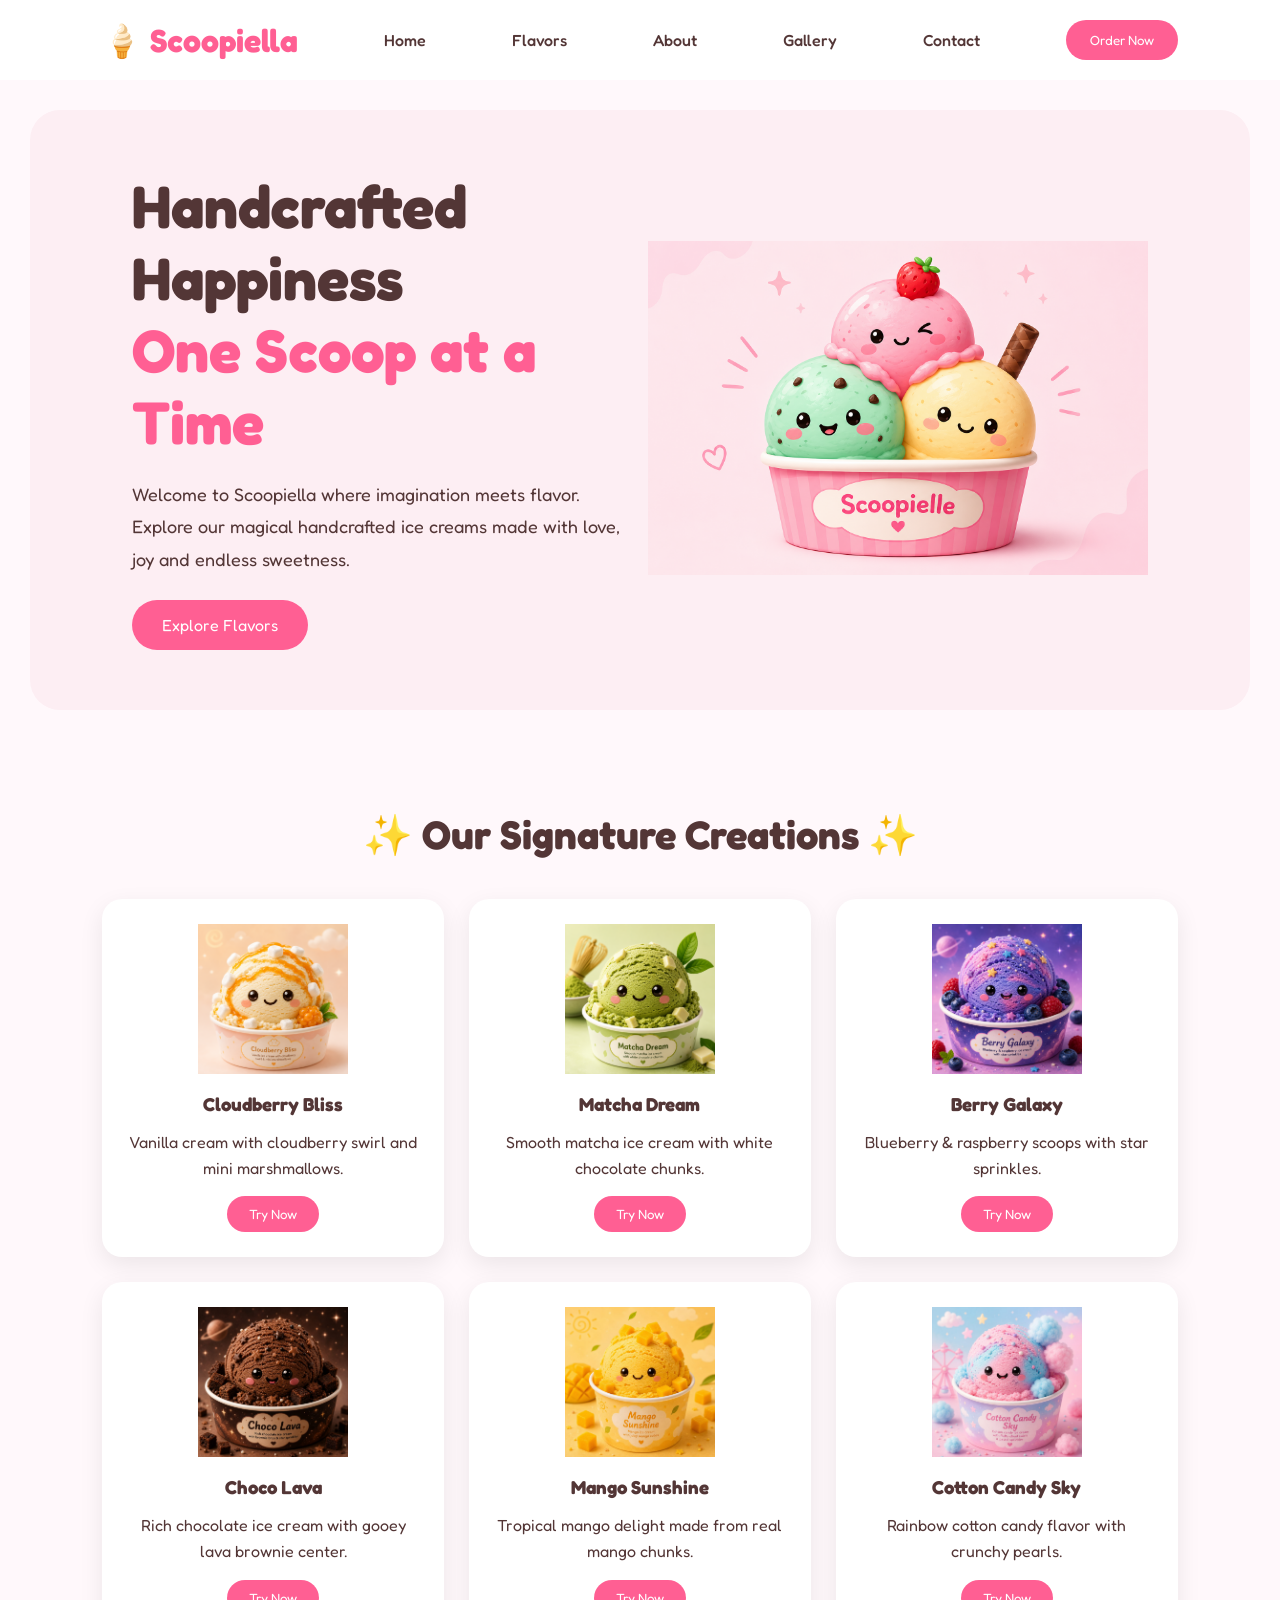
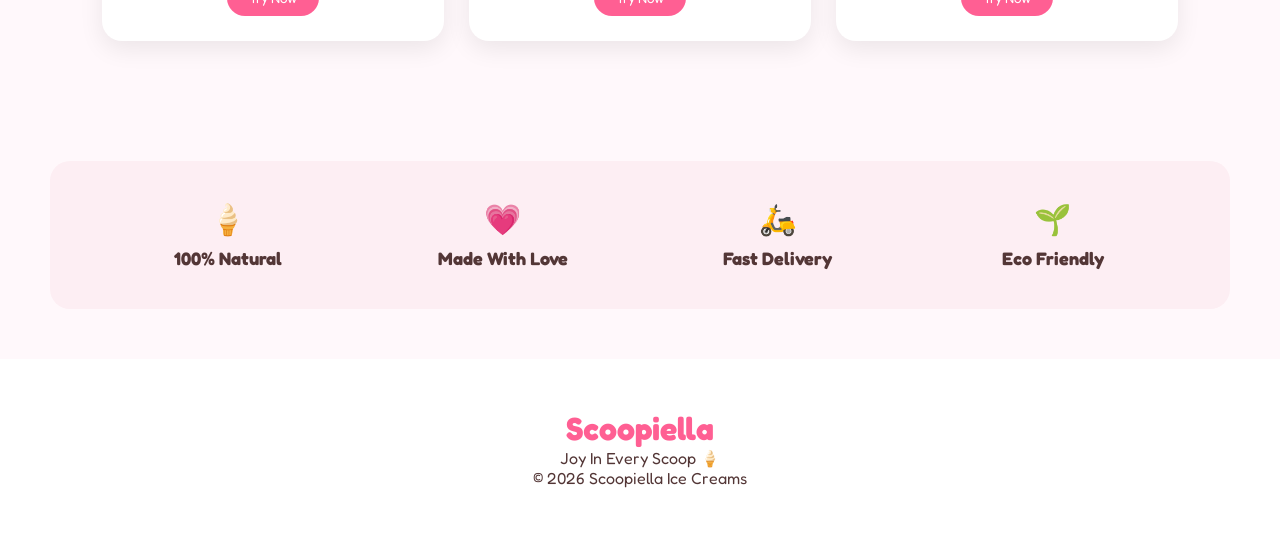
<file: index.html>
<!DOCTYPE html>
<html lang="en">
<head>
<meta charset="UTF-8">
<meta name="viewport" content="width=device-width, initial-scale=1.0">
<title>Scoopiella - Joy In Every Scoop</title>

<link rel="stylesheet" href="style.css">

<link href="https://fonts.googleapis.com/css2?family=Fredoka:wght@400;500;600;700&display=swap" rel="stylesheet">

<link rel="stylesheet"
href="https://cdnjs.cloudflare.com/ajax/libs/font-awesome/6.5.1/css/all.min.css">
</head>

<body>

<nav>

<div class="logo">
🍦 Scoopiella
</div>

<a href="index.html">Home</a>

<a href="flavor.html">Flavors</a>

<a href="about.html">About</a>

<a href="gallery.html">Gallery</a>

<a href="contact.html">Contact</a>
<a href="order.html">
<button class="order-btn">
Order Now
</button>
</a>
</nav>

<section class="hero">

<div class="hero-text">

<h1>
Handcrafted Happiness<br>
<span>One Scoop at a Time</span>
</h1>

<p>
Welcome to Scoopiella where imagination meets flavor.
Explore our magical handcrafted ice creams made with love,
joy and endless sweetness.
</p>
<a href="flavor.html">
<button class="explore-btn">
Explore Flavors
</button>
</a>
</div>

<div class="hero-image">

<img src="images/hero-icecream.png">

</div>

</section>

<section class="signature">

<h2>✨ Our Signature Creations ✨</h2>

<div class="cards">

<div class="card">

<img src="images/flavour1.png">

<h3>Cloudberry Bliss</h3>

<p>
Vanilla cream with cloudberry swirl and mini marshmallows.
</p>
<a href="cloudberry.html"><button>Try Now </button></a>

</div>

<div class="card">

<img src="images/flavour2.png">

<h3>Matcha Dream</h3>

<p>
Smooth matcha ice cream with white chocolate chunks.
</p>

<a href="matcha_dream.html"><button>Try Now </button></a>
</div>

<div class="card">

<img src="images/flavour3.png">

<h3>Berry Galaxy</h3>

<p>
Blueberry & raspberry scoops with star sprinkles.
</p>

<a href="berry_galaxy.html"><button>Try Now</button></a>

</div>

<div class="card">

<img src="images/flavour4.jpeg">

<h3>Choco Lava</h3>

<p>
Rich chocolate ice cream with gooey lava brownie center.
</p>

<a href="choco_lava.html"><button>Try Now</button></a>

</div>

<div class="card">

<img src="images/flavour5.jpeg">

<h3>Mango Sunshine</h3>

<p>
Tropical mango delight made from real mango chunks.
</p>

<a href="mango_sunshine.html"><button>Try Now</button></a>

</div>

<div class="card">

<img src="images/flavour6.jpeg">

<h3>Cotton Candy Sky</h3>

<p>
Rainbow cotton candy flavor with crunchy pearls.
</p>

<a href="cotton_candy.html"><button>Try Now</button></a>

</div>

</div>

</section>

<section class="features">

<div>
🍦
<h3>100% Natural</h3>
</div>

<div>
💗
<h3>Made With Love</h3>
</div>

<div>
🛵
<h3>Fast Delivery</h3>
</div>

<div>
🌱
<h3>Eco Friendly</h3>
</div>

</section>

<footer>

<h3>Scoopiella</h3>

<p>Joy In Every Scoop 🍦</p>

<p>© 2026 Scoopiella Ice Creams</p>

</footer>

<script src="script.js"></script>

</body>
</html>
</file>
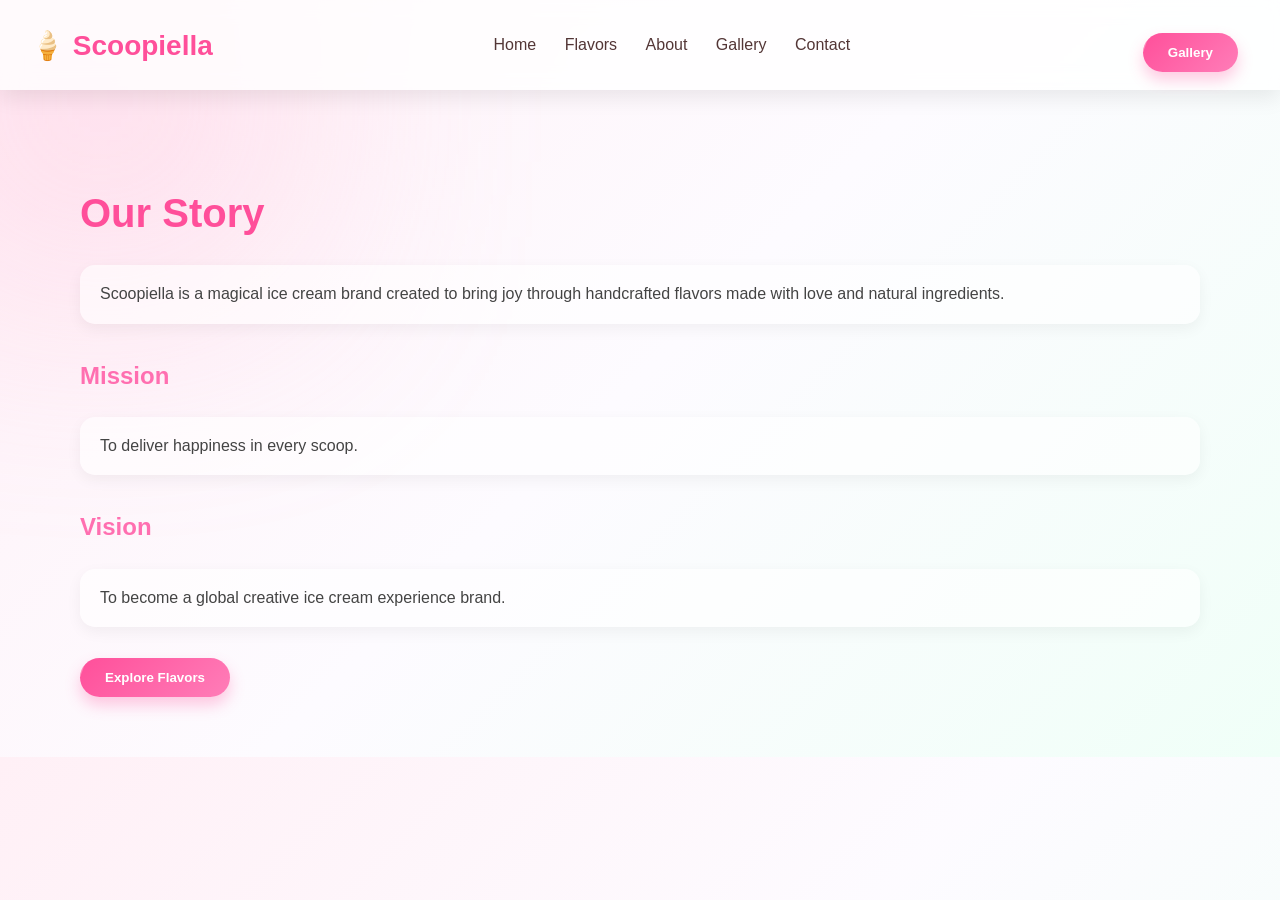
<file: about.html>
<!DOCTYPE html>
<html>
<head>
<title>About | Scoopiella</title>

<style>

/* ====== BASE ====== */
body{
margin:0;
font-family:'Fredoka', sans-serif;
background: linear-gradient(135deg,#fff0f6,#fdfbff,#f0fff8);
color:#444;
overflow-x:hidden;
}

/* floating soft background glow */
body::before{
content:"";
position:fixed;
width:400px;
height:400px;
background:#ffb6d5;
filter:blur(120px);
opacity:0.3;
top:-100px;
left:-100px;
z-index:-1;
animation: floatGlow 8s infinite alternate;
}

@keyframes floatGlow{
from{transform:translate(0,0);}
to{transform:translate(80px,60px);}
}

/* ====== NAV ====== */
nav{
display:flex;
justify-content:space-between;
align-items:center;
padding:18px 30px;
background:rgba(255,255,255,0.8);
backdrop-filter: blur(10px);
box-shadow:0 8px 20px rgba(0,0,0,0.08);
position:sticky;
top:0;
z-index:100;
animation: slideDown 0.8s ease;
}

@keyframes slideDown{
from{transform:translateY(-60px);opacity:0;}
to{transform:translateY(0);opacity:1;}
}

.logo{
color:#ff4f9a;
font-size:28px;
font-weight:bold;
transition:0.3s;
cursor:pointer;
}

.logo:hover{
transform:scale(1.1) rotate(-2deg);
text-shadow:0 5px 15px rgba(255,79,154,0.4);
}

/* NAV LINKS */
nav a{
margin:0 12px;
text-decoration:none;
color:#533636;
position:relative;
transition:0.3s;
}

nav a::after{
content:"";
position:absolute;
left:0;
bottom:-5px;
width:0%;
height:2px;
background:#ff4f9a;
transition:0.3s;
border-radius:10px;
}

nav a:hover{
color:#ff4f9a;
}

nav a:hover::after{
width:100%;
}

/* ===== BUTTON ===== */
button{
background: linear-gradient(135deg,#ff4f9a,#ff7db8);
color:white;
padding:12px 25px;
border:none;
border-radius:30px;
cursor:pointer;
font-weight:bold;
box-shadow:0 8px 15px rgba(255,79,154,0.3);
transition: all 0.3s ease;
position:relative;
overflow:hidden;
}

/* button shine effect */
button::before{
content:"";
position:absolute;
top:0;
left:-100%;
width:100%;
height:100%;
background:rgba(255,255,255,0.3);
transform:skewX(-20deg);
transition:0.5s;
}

button:hover::before{
left:120%;
}

button:hover{
transform:translateY(-3px) scale(1.05);
box-shadow:0 12px 25px rgba(255,79,154,0.4);
}

/* ===== CONTENT ===== */
.container{
padding:60px 80px;
line-height:1.8;
animation: fadeIn 1s ease;
}

@keyframes fadeIn{
from{opacity:0; transform:translateY(20px);}
to{opacity:1; transform:translateY(0);}
}

h1{
color:#ff4f9a;
font-size:40px;
margin-bottom:10px;
}

h2{
color:#ff6fb0;
margin-top:30px;
}

/* paragraphs soft card feel */
p{
background:rgba(255,255,255,0.6);
padding:15px 20px;
border-radius:15px;
box-shadow:0 5px 15px rgba(0,0,0,0.05);
transition:0.3s;
}

p:hover{
transform:scale(1.02);
background:white;
}

/* link button spacing */
a button{
margin-top:15px;
}

</style>
</head>

<body>

<nav>
<div class="logo">🍦 Scoopiella</div>

<div>
<a href="index.html">Home</a>
<a href="flavor.html">Flavors</a>
<a href="about.html">About</a>
<a href="gallery.html">Gallery</a>
<a href="contact.html">Contact</a>
</div>

<a href="gallery.html"><button>Gallery</button></a>
</nav>

<div class="container">

<h1>Our Story</h1>

<p>
Scoopiella is a magical ice cream brand created to bring joy
through handcrafted flavors made with love and natural ingredients.
</p>

<h2>Mission</h2>
<p>To deliver happiness in every scoop.</p>

<h2>Vision</h2>
<p>To become a global creative ice cream experience brand.</p>

<a href="flavor.html"><button>Explore Flavors</button></a>

</div>

</body>
</html>
</file>
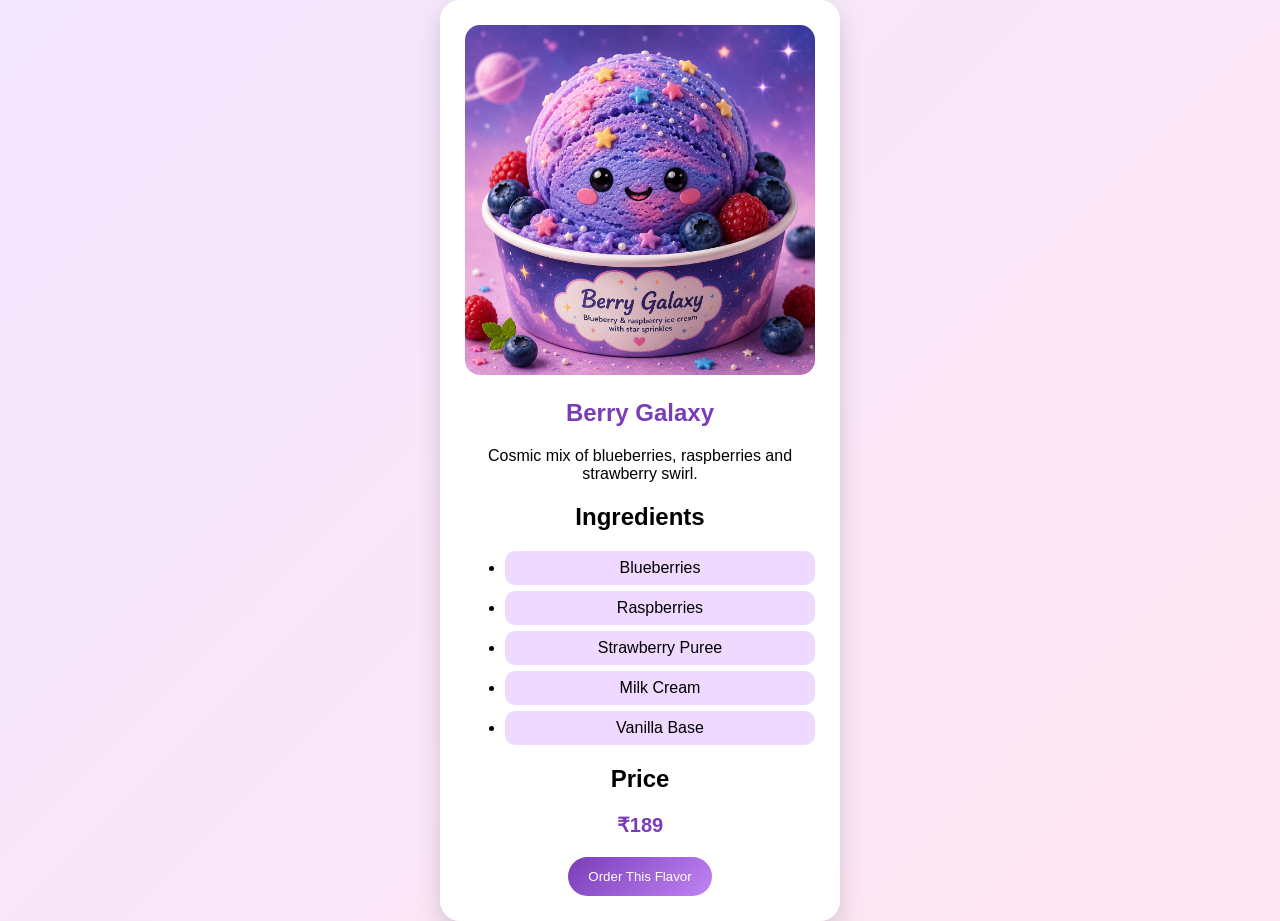
<file: berry_galaxy.html>
<!DOCTYPE html>
<html lang="en">
<head>
<meta charset="UTF-8">
<title>Berry Galaxy</title>

<style>
body {
  margin: 0;
  font-family: "Poppins", Arial, sans-serif;
  background: linear-gradient(135deg, #f3e6ff, #ffe6f0);
  display: flex;
  justify-content: center;
  align-items: center;
  min-height: 100vh;
}

.flavor-page {
  background: white;
  width: 350px;
  padding: 25px;
  border-radius: 20px;
  box-shadow: 0 10px 25px rgba(0,0,0,0.15);
  text-align: center;
}

.flavor-page img {
  width: 100%;
  border-radius: 15px;
}

h1 { color: #7a3db8; }

ul li {
  background: #f0d9ff;
  margin: 6px 0;
  padding: 8px;
  border-radius: 10px;
}

.price {
  font-size: 20px;
  font-weight: bold;
  color: #7a3db8;
}

button {
  background: linear-gradient(135deg, #7a3db8, #c084f5);
  border: none;
  padding: 12px 20px;
  color: white;
  border-radius: 25px;
}
</style>

</head>

<body>

<section class="flavor-page">

<img src="images/flavour3.png">

<h1>Berry Galaxy</h1>

<p>Cosmic mix of blueberries, raspberries and strawberry swirl.</p>

<h2>Ingredients</h2>
<ul>
<li>Blueberries</li>
<li>Raspberries</li>
<li>Strawberry Puree</li>
<li>Milk Cream</li>
<li>Vanilla Base</li>
</ul>

<h2>Price</h2>
<p class="price">₹189</p>

<a href="order.html"><button>Order This Flavor</button></a>

</section>

</body>
</html>
</file>
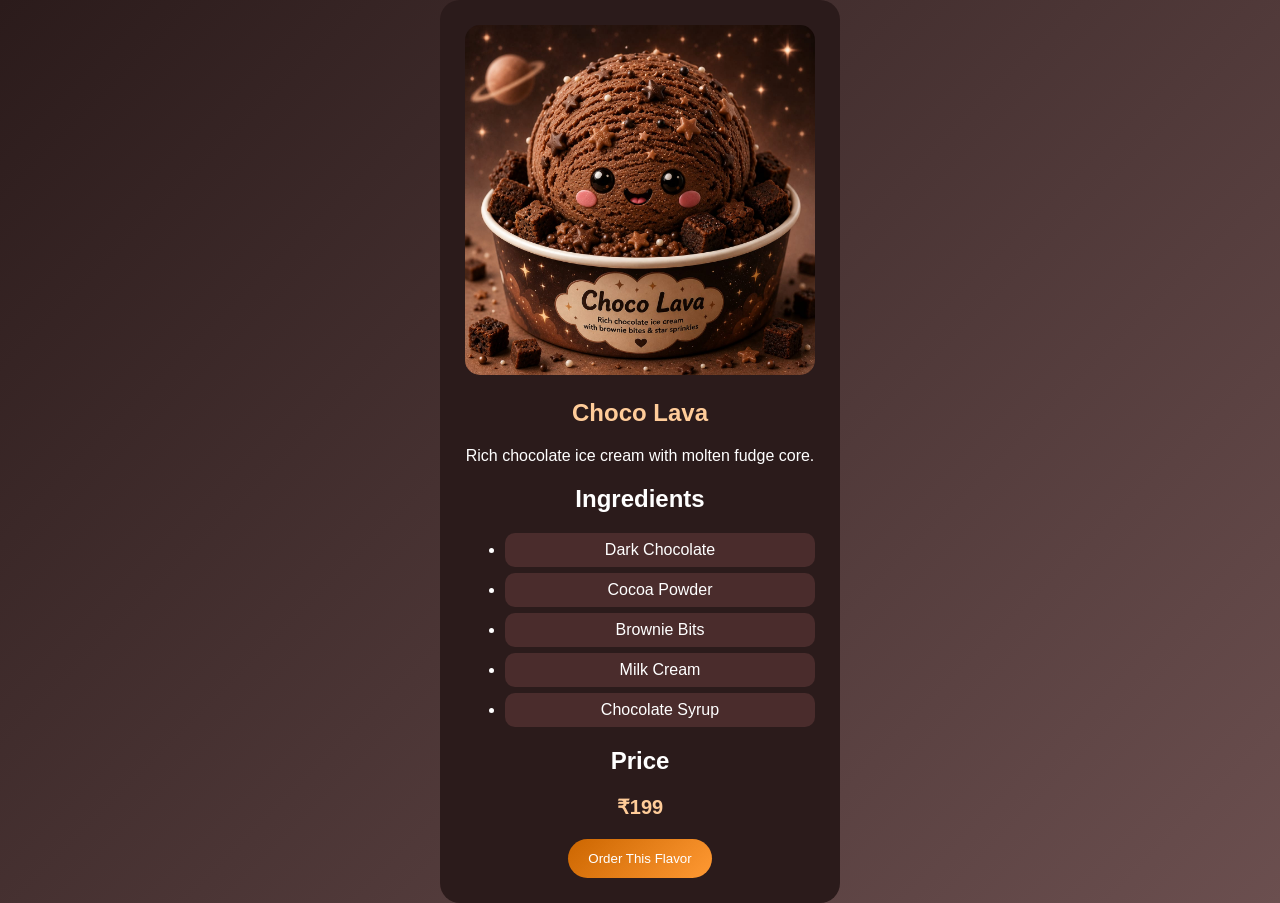
<file: choco_lava.html>
<!DOCTYPE html>
<html lang="en">
<head>
<meta charset="UTF-8">
<title>Choco Lava</title>

<style>
body {
  margin: 0;
  font-family: "Poppins", Arial, sans-serif;
  background: linear-gradient(135deg, #2b1b1b, #6b4f4f);
  display: flex;
  justify-content: center;
  align-items: center;
  min-height: 100vh;
  color: white;
}

.flavor-page {
  background: #2b1b1b;
  width: 350px;
  padding: 25px;
  border-radius: 20px;
  text-align: center;
}

.flavor-page img {
  width: 100%;
  border-radius: 15px;
}

h1 { color: #ffcc99; }

ul li {
  background: #4a2c2c;
  margin: 6px 0;
  padding: 8px;
  border-radius: 10px;
}

.price {
  font-size: 20px;
  font-weight: bold;
  color: #ffcc99;
}

button {
  background: linear-gradient(135deg, #cc6600, #ff9933);
  border: none;
  padding: 12px 20px;
  color: white;
  border-radius: 25px;
}
</style>

</head>

<body>

<section class="flavor-page">

<img src="images/flavour4.jpeg">

<h1>Choco Lava</h1>

<p>Rich chocolate ice cream with molten fudge core.</p>

<h2>Ingredients</h2>
<ul>
<li>Dark Chocolate</li>
<li>Cocoa Powder</li>
<li>Brownie Bits</li>
<li>Milk Cream</li>
<li>Chocolate Syrup</li>
</ul>

<h2>Price</h2>
<p class="price">₹199</p>

<a href="order.html"><button>Order This Flavor</button></a>

</section>

</body>
</html>
</file>
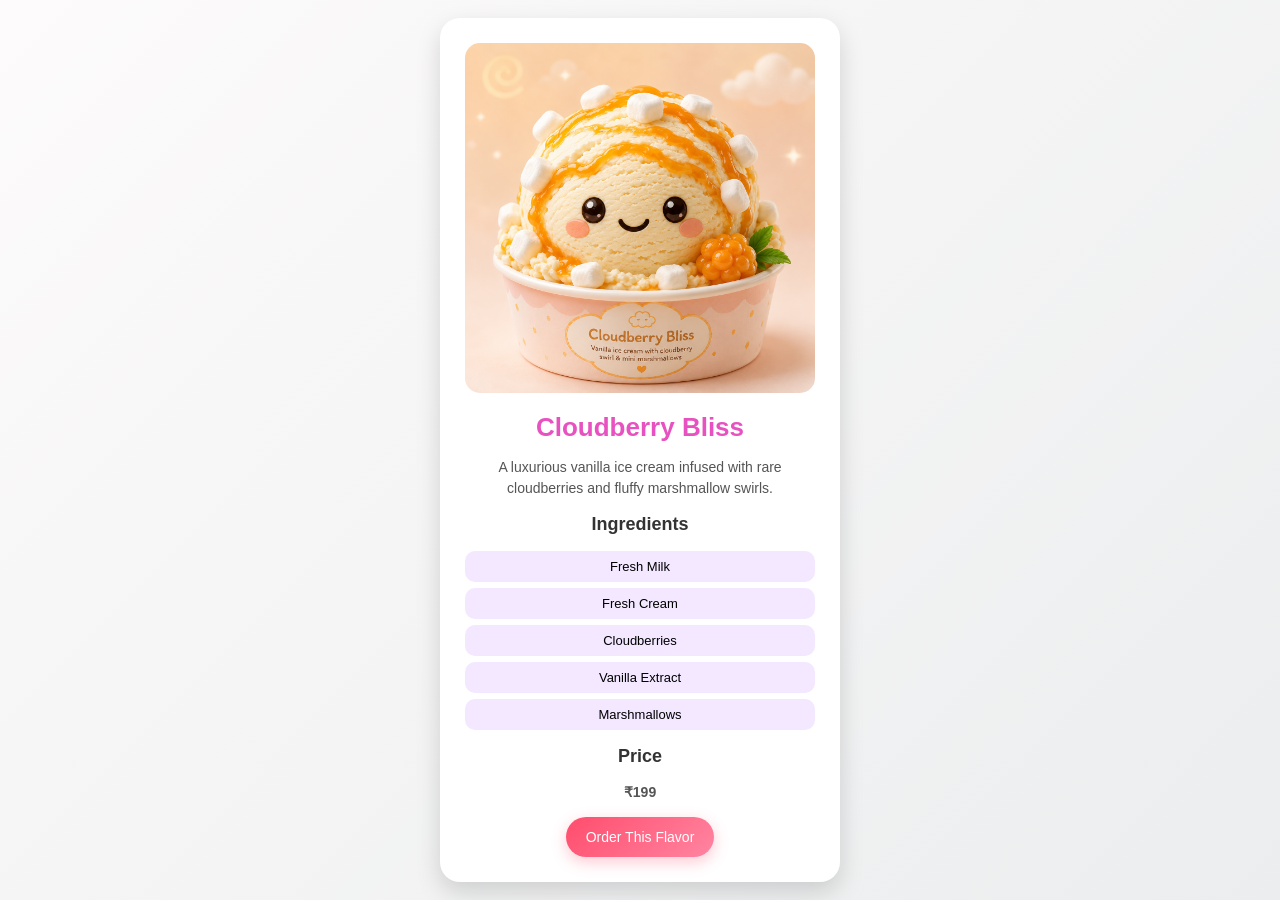
<file: cloudberry.html>
<!DOCTYPE html>
<html lang="en">
<head>
<meta charset="UTF-8">
<title>Cloudberry Bliss</title>

<style>
/* Background */
body {
  margin: 0;
  font-family: "Poppins", Arial, sans-serif;
  background: linear-gradient(135deg, #fdfbfb, #ebedee);
  display: flex;
  justify-content: center;
  align-items: center;
  min-height: 100vh;
}

/* Main Card */
.flavor-page {
  background: white;
  width: 350px;
  padding: 25px;
  border-radius: 20px;
  box-shadow: 0 10px 25px rgba(0,0,0,0.15);
  text-align: center;
  transition: transform 0.3s ease, box-shadow 0.3s ease;
}

/* Hover effect */
.flavor-page:hover {
  transform: translateY(-8px);
  box-shadow: 0 15px 35px rgba(0,0,0,0.25);
}

/* Image */
.flavor-page img {
  width: 100%;
  border-radius: 15px;
  transition: transform 0.4s ease;
}

/* Image hover zoom */
.flavor-page img:hover {
  transform: scale(1.05);
}

/* Title */
.flavor-page h1 {
  font-size: 26px;
  margin: 15px 0 10px;
  color: #e852c0;
}

/* Description */
.flavor-page p {
  font-size: 14px;
  color: #555;
  line-height: 1.5;
}

/* Section heading */
.flavor-page h2 {
  margin-top: 15px;
  font-size: 18px;
  color: #333;
}

/* Ingredients list */
.flavor-page ul {
  list-style: none;
  padding: 0;
}

.flavor-page ul li {
  background: #f3e8ff;
  margin: 6px 0;
  padding: 8px;
  border-radius: 10px;
  font-size: 13px;
  transition: 0.3s;
}

/* Ingredient hover */
.flavor-page ul li:hover {
  background: #e0c3fc;
  transform: scale(1.03);
}

/* Price */
.price {
  font-size: 20px;
  font-weight: bold;
  color: #ff4d6d;
  margin-top: 10px;
}

/* Button */
button {
  background: linear-gradient(135deg, #ff4d6d, #ff85a1);
  border: none;
  padding: 12px 20px;
  color: white;
  font-size: 14px;
  border-radius: 25px;
  cursor: pointer;
  transition: 0.3s ease;
  box-shadow: 0 5px 15px rgba(255, 77, 109, 0.3);
}

/* Button hover */
button:hover {
  transform: scale(1.08);
  box-shadow: 0 8px 20px rgba(255, 77, 109, 0.5);
}

/* Link reset */
a {
  text-decoration: none;
}
</style>

</head>

<body>

<section class="flavor-page">

<img src="images/flavour1.png" alt="Cloudberry Bliss">

<h1>Cloudberry Bliss</h1>

<p>
A luxurious vanilla ice cream infused with rare cloudberries
and fluffy marshmallow swirls.
</p>

<h2>Ingredients</h2>

<ul>
<li>Fresh Milk</li>
<li>Fresh Cream</li>
<li>Cloudberries</li>
<li>Vanilla Extract</li>
<li>Marshmallows</li>
</ul>

<h2>Price</h2>

<p class="price">₹199</p>

<a href="order.html">
<button>Order This Flavor</button>
</a>

</section>

</body>
</html>
</file>
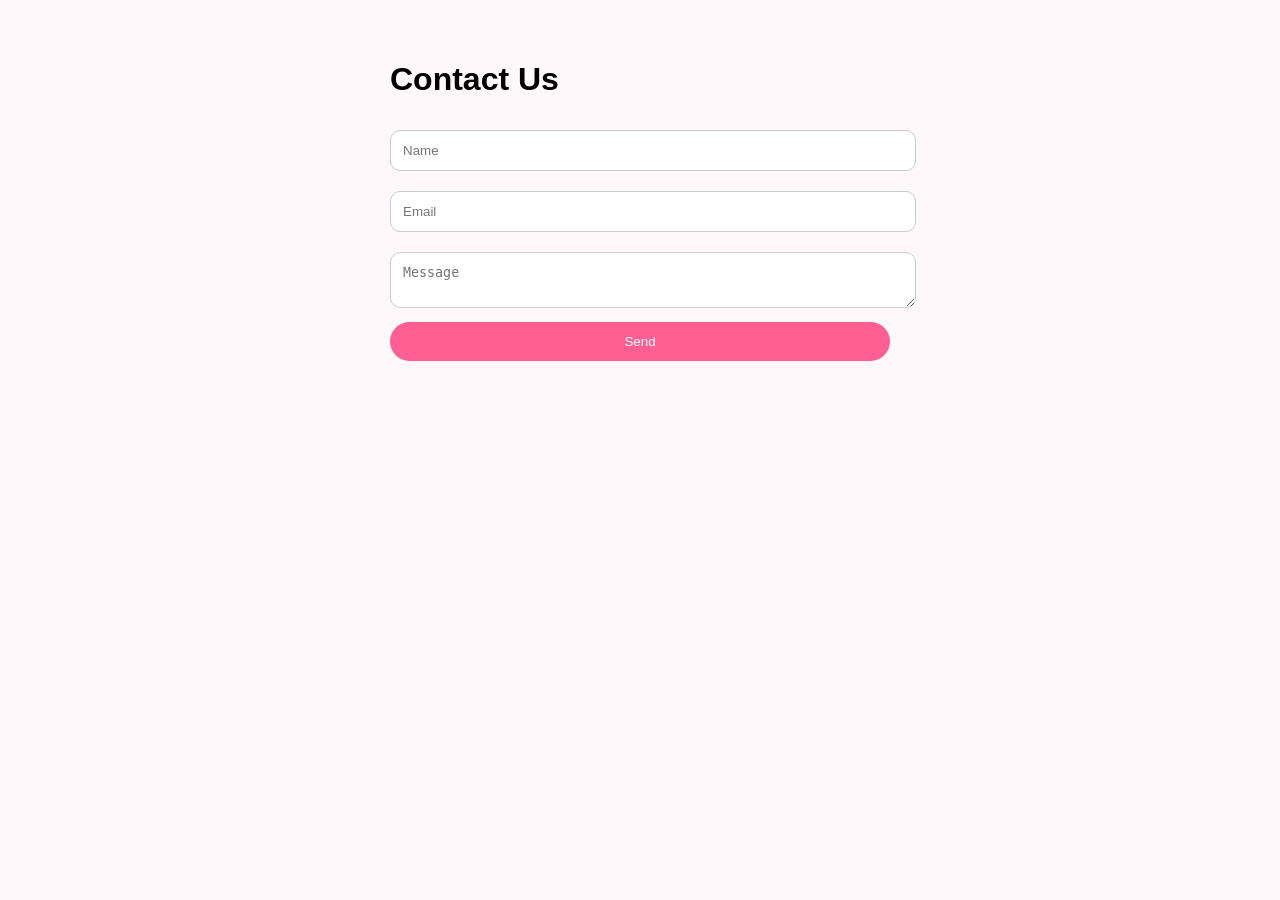
<file: contact.html>
<!DOCTYPE html>
<html>
<head>
<title>Contact</title>

<style>

body{
margin:0;
font-family:Arial;
background:#fff8fb;
}

.container{
padding:40px;
max-width:500px;
margin:auto;
}

input,textarea{
width:100%;
padding:12px;
margin:10px 0;
border-radius:10px;
border:1px solid #ccc;
}

button{
background:#ff5f93;
color:white;
padding:12px;
border:none;
width:100%;
border-radius:20px;
cursor:pointer;
}

button:hover{
background:#ff2d7a;
}

</style>
</head>

<body>

<div class="container">

<h1>Contact Us</h1>

<form>

<input placeholder="Name">
<input placeholder="Email">
<textarea placeholder="Message"></textarea>

<button type="submit">Send</button>

</form>

</div>

</body>
</html>
</file>
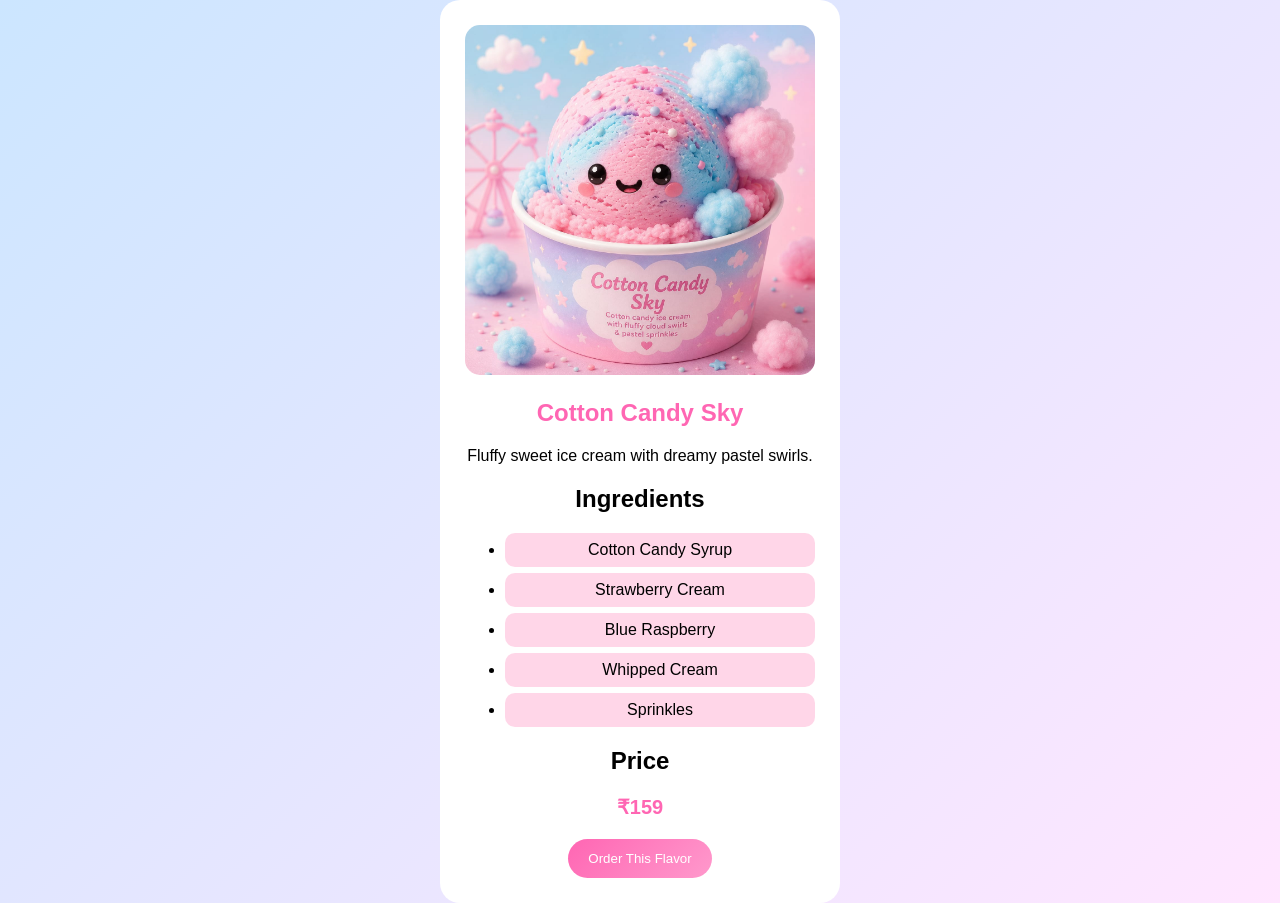
<file: cotton_candy.html>
<!DOCTYPE html>
<html lang="en">
<head>
<meta charset="UTF-8">
<title>Cotton Candy Sky</title>

<style>
body {
  margin: 0;
  font-family: "Poppins", Arial, sans-serif;
  background: linear-gradient(135deg, #cce6ff, #ffe6ff);
  display: flex;
  justify-content: center;
  align-items: center;
  min-height: 100vh;
}

.flavor-page {
  background: white;
  width: 350px;
  padding: 25px;
  border-radius: 20px;
  text-align: center;
}

.flavor-page img {
  width: 100%;
  border-radius: 15px;
}

h1 { color: #ff66b3; }

ul li {
  background: #ffd6e8;
  margin: 6px 0;
  padding: 8px;
  border-radius: 10px;
}

.price {
  font-size: 20px;
  font-weight: bold;
  color: #ff66b3;
}

button {
  background: linear-gradient(135deg, #ff66b3, #ff99cc);
  border: none;
  padding: 12px 20px;
  color: white;
  border-radius: 25px;
}
</style>

</head>

<body>

<section class="flavor-page">

<img src="images/flavour6.jpeg">

<h1>Cotton Candy Sky</h1>

<p>Fluffy sweet ice cream with dreamy pastel swirls.</p>

<h2>Ingredients</h2>
<ul>
<li>Cotton Candy Syrup</li>
<li>Strawberry Cream</li>
<li>Blue Raspberry</li>
<li>Whipped Cream</li>
<li>Sprinkles</li>
</ul>

<h2>Price</h2>
<p class="price">₹159</p>

<a href="order.html"><button>Order This Flavor</button></a>

</section>

</body>
</html>
</file>
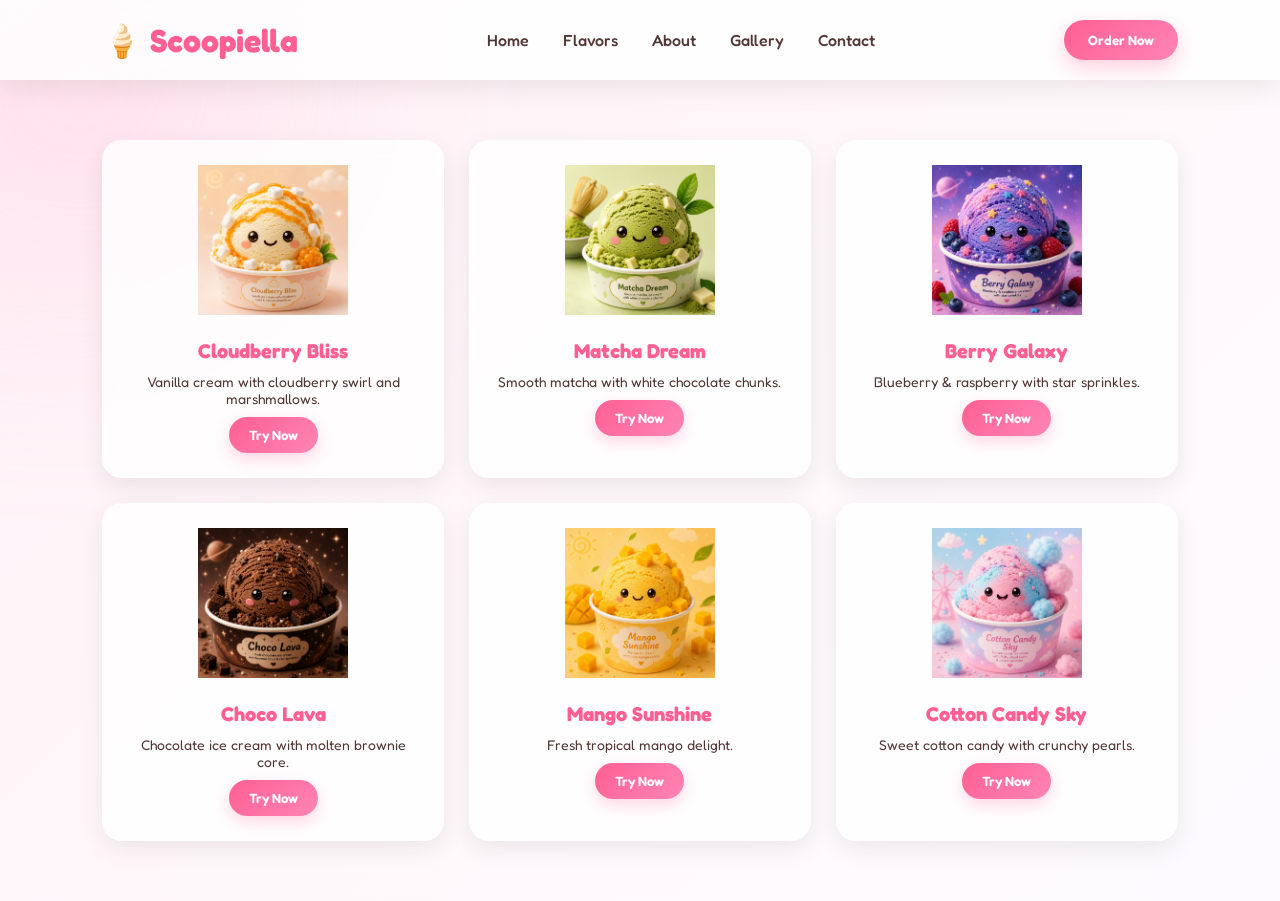
<file: flavor.html>
<!DOCTYPE html>
<html lang="en">
<head>
<meta charset="UTF-8">
<title>Flavors | Scoopiella</title>

<link href="https://fonts.googleapis.com/css2?family=Fredoka:wght@400;500;600;700&display=swap" rel="stylesheet">

<style>


*{
margin:0;
padding:0;
box-sizing:border-box;
font-family:'Fredoka', sans-serif;
}

body{
background: linear-gradient(135deg,#fff0f6,#fff8fb,#fdfbff);
color:#533636;
}

/* soft glow background */
body::before{
content:"";
position:fixed;
width:400px;
height:400px;
background:#ffb6d5;
filter:blur(120px);
opacity:0.25;
top:-120px;
left:-120px;
z-index:-1;
animation: floatGlow 8s infinite alternate;
}

@keyframes floatGlow{
from{transform:translate(0,0);}
to{transform:translate(80px,60px);}
}

/* ===== NAV (SAME AS INDEX) ===== */
nav{
display:flex;
justify-content:space-between;
align-items:center;
padding:20px 8%;
background:rgba(255,255,255,0.85);
backdrop-filter: blur(10px);
box-shadow:0 8px 25px rgba(0,0,0,.08);
position:sticky;
top:0;
z-index:100;
animation: slideDown 0.8s ease;
}

@keyframes slideDown{
from{transform:translateY(-60px);opacity:0;}
to{transform:translateY(0);opacity:1;}
}

.logo{
font-size:32px;
font-weight:700;
color:#ff5f93;
transition:0.3s;
cursor:pointer;
}

.logo:hover{
transform:scale(1.1) rotate(-2deg);
text-shadow:0 5px 15px rgba(255,95,147,0.3);
}

/* NAV LINKS */
nav a{
text-decoration:none;
color:#533636;
font-weight:500;
margin:0 15px;
position:relative;
transition:0.3s;
}

nav a::after{
content:"";
position:absolute;
bottom:-5px;
left:0;
width:0%;
height:2px;
background:#ff5f93;
transition:0.3s;
border-radius:10px;
}

nav a:hover{
color:#ff5f93;
}

nav a:hover::after{
width:100%;
}

/* ORDER BUTTON */
.order-btn{
background:linear-gradient(135deg,#ff5f93,#ff85b5);
color:white;
border:none;
padding:12px 24px;
border-radius:30px;
cursor:pointer;
font-weight:600;
box-shadow:0 8px 20px rgba(255,95,147,0.3);
transition:0.3s;
}

.order-btn:hover{
transform:translateY(-3px) scale(1.05);
}

/* ===== FLAVOR GRID (MATCH CARD STYLE) ===== */
.container{
display:grid;
grid-template-columns:repeat(auto-fit,minmax(260px,1fr));
gap:25px;
padding:60px 8%;
animation: fadeIn 1s ease;
}

@keyframes fadeIn{
from{opacity:0; transform:translateY(20px);}
to{opacity:1; transform:translateY(0);}
}

/* ===== CARD ===== */
.card{
background:rgba(255,255,255,0.8);
backdrop-filter: blur(10px);
padding:25px;
border-radius:20px;
text-align:center;
box-shadow:0 8px 25px rgba(0,0,0,.08);
transition:0.4s;
position:relative;
overflow:hidden;
}

/* hover glow */
.card::before{
content:"";
position:absolute;
width:100%;
height:100%;
top:0;
left:-100%;
background:linear-gradient(120deg,transparent,rgba(255,95,147,0.15),transparent);
transition:0.5s;
}

.card:hover::before{
left:100%;
}

.card:hover{
transform:translateY(-10px) scale(1.02);
box-shadow:0 15px 35px rgba(255,95,147,0.25);
}

/* IMAGE */
.card img{
width:150px;
height:150px;
object-fit:cover;
margin-bottom:10px;
transition:0.3s;
}

.card:hover img{
transform:scale(1.1) rotate(2deg);
}

/* TEXT */
.card h3{
margin-top:10px;
font-size:20px;
color:#ff5f93;
}

.card p{
margin:10px 0;
font-size:14px;
}

/* BUTTON */
.card button{
background:linear-gradient(135deg,#ff5f93,#ff85b5);
color:white;
border:none;
padding:10px 20px;
border-radius:25px;
cursor:pointer;
font-weight:600;
transition:0.3s;
box-shadow:0 6px 15px rgba(255,95,147,0.25);
}

.card button:hover{
transform:scale(1.05);
}

/* ===== RESPONSIVE ===== */
@media(max-width:900px){
nav{
flex-direction:column;
gap:15px;
text-align:center;
}

.container{
padding:40px;
}
}

</style>
</head>

<body>

<nav>

<div class="logo">🍦 Scoopiella</div>

<div>
<a href="index.html">Home</a>
<a href="flavor.html">Flavors</a>
<a href="about.html">About</a>
<a href="gallery.html">Gallery</a>
<a href="contact.html">Contact</a>
</div>

<button class="order-btn">Order Now</button>

</nav>

<div class="container">

<div class="card">
<img src="images/flavour1.png">
<h3>Cloudberry Bliss</h3>
<p>Vanilla cream with cloudberry swirl and marshmallows.</p>
<a href="cloudberry.html"><button>Try Now</button></a>
</div>

<div class="card">
<img src="images/flavour2.png">
<h3>Matcha Dream</h3>
<p>Smooth matcha with white chocolate chunks.</p>
<a href="matcha_dream.html"><button>Try Now</button></a>
</div>

<div class="card">
<img src="images/flavour3.png">
<h3>Berry Galaxy</h3>
<p>Blueberry & raspberry with star sprinkles.</p>
<a href="berry_galaxy.html"><button>Try Now</button></a>
</div>

<div class="card">
<img src="images/flavour4.jpeg">
<h3>Choco Lava</h3>
<p>Chocolate ice cream with molten brownie core.</p>
<a href="choco_lava.html"><button>Try Now</button></a>
</div>

<div class="card">
<img src="images/flavour5.jpeg">
<h3>Mango Sunshine</h3>
<p>Fresh tropical mango delight.</p>
<a href="mango_sunshine.html"><button>Try Now</button></a>
</div>

<div class="card">
<img src="images/flavour6.jpeg">
<h3>Cotton Candy Sky</h3>
<p>Sweet cotton candy with crunchy pearls.</p>
<a href="cotton_candy.html"><button>Try Now</button></a>
</div>

</div>

</body>
</html>
</file>
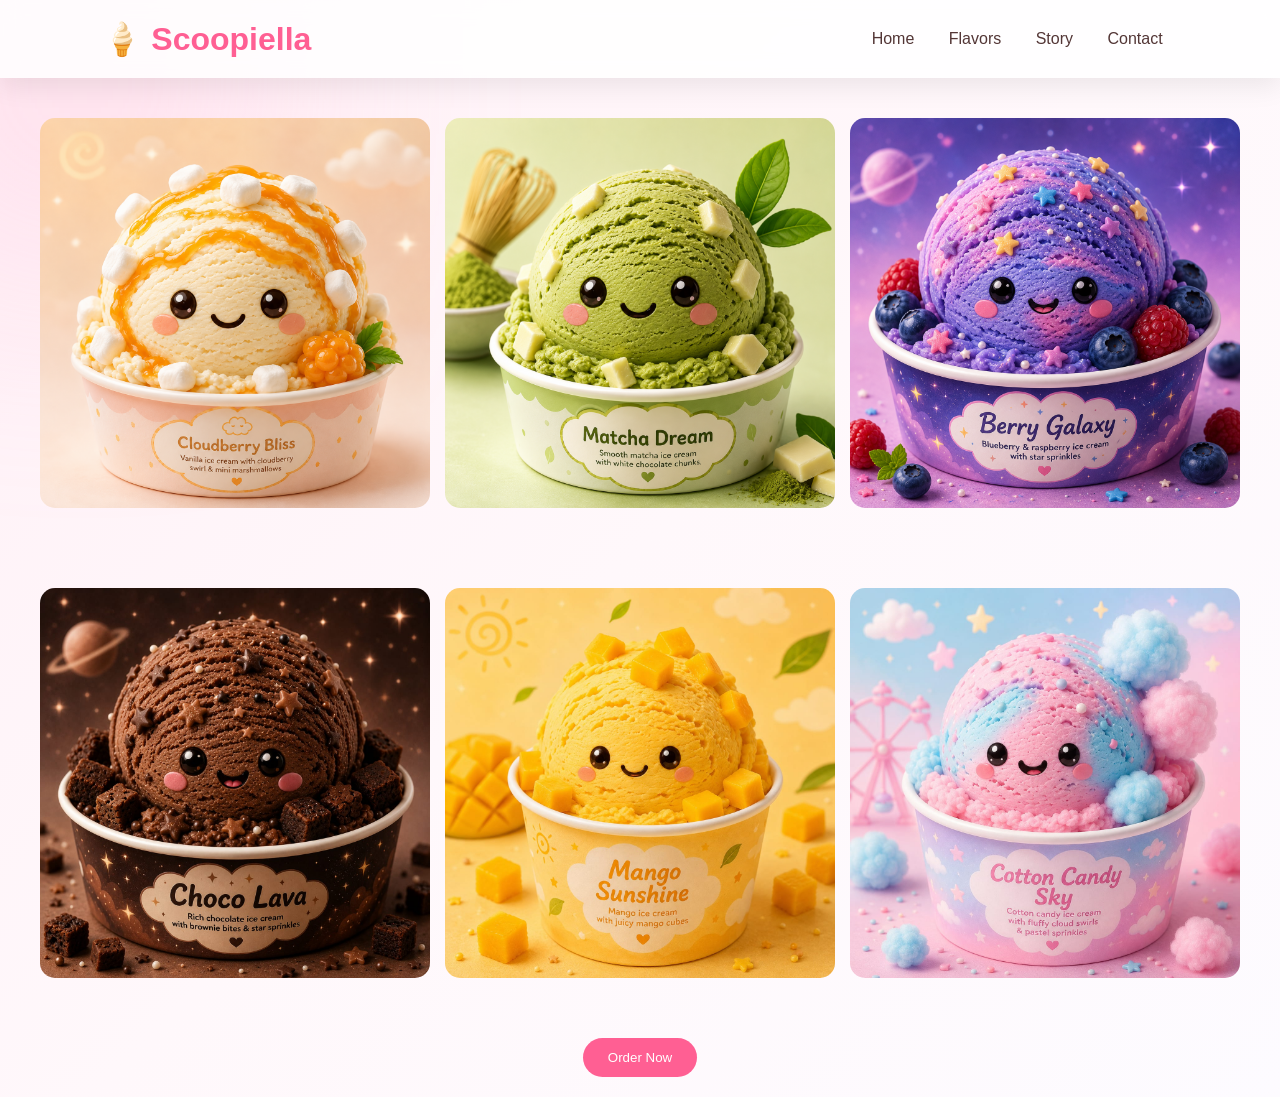
<file: gallery.html>
<!DOCTYPE html>
<html>
<head>
<title>Gallery</title>

<style>

*{
margin:0;
padding:0;
box-sizing:border-box;
font-family:'Fredoka', sans-serif;
}

body{
background: linear-gradient(135deg,#fff0f6,#fff8fb,#fdfbff);
color:#533636;
}

/* soft glow background */
body::before{
content:"";
position:fixed;
width:400px;
height:400px;
background:#ffb6d5;
filter:blur(120px);
opacity:0.25;
top:-120px;
left:-120px;
z-index:-1;
animation: floatGlow 8s infinite alternate;
}

@keyframes floatGlow{
from{transform:translate(0,0);}
to{transform:translate(80px,60px);}
}

/* ===== NAV (SAME AS INDEX) ===== */
nav{
display:flex;
justify-content:space-between;
align-items:center;
padding:20px 8%;
background:rgba(255,255,255,0.85);
backdrop-filter: blur(10px);
box-shadow:0 8px 25px rgba(0,0,0,.08);
position:sticky;
top:0;
z-index:100;
animation: slideDown 0.8s ease;
}

@keyframes slideDown{
from{transform:translateY(-60px);opacity:0;}
to{transform:translateY(0);opacity:1;}
}

.logo{
font-size:32px;
font-weight:700;
color:#ff5f93;
transition:0.3s;
cursor:pointer;
}

.logo:hover{
transform:scale(1.1) rotate(-2deg);
text-shadow:0 5px 15px rgba(255,95,147,0.3);
}



/* NAV LINKS */
nav a{
text-decoration:none;
color:#533636;
font-weight:500;
margin:0 15px;
position:relative;
transition:0.3s;
}

nav a::after{
content:"";
position:absolute;
bottom:-5px;
left:0;
width:0%;
height:2px;
background:#ff5f93;
transition:0.3s;
border-radius:10px;
}

nav a:hover{
color:#ff5f93;
}

nav a:hover::after{
width:100%;
}

/* ORDER BUTTON */
.order-btn{
background:linear-gradient(135deg,#ff5f93,#ff85b5);
color:white;
border:none;
padding:12px 24px;
border-radius:30px;
cursor:pointer;
font-weight:600;
box-shadow:0 8px 20px rgba(255,95,147,0.3);
transition:0.3s;
}

.order-btn:hover{
transform:translateY(-3px) scale(1.05);
}

.container{
display:grid;
grid-template-columns:repeat(auto-fit,minmax(200px,1fr));
gap:15px;
padding:40px;
}

img{
width:100%;
border-radius:15px;
transition:.3s;
}

img:hover{
transform:scale(1.05);
}

button{
margin:20px;
padding:12px 25px;
background:#ff5f93;
color:white;
border:none;
border-radius:20px;
cursor:pointer;
}

</style>
</head>

<body>

<nav>
<div class="logo">🍦 Scoopiella</div>

<div>
<a href="index.html">Home</a>
<a href="flavors.html">Flavors</a>
<a href="about.html">Story</a>
<a href="contact.html">Contact</a>
</div>
</nav>

<div class="container">

<img src="images/flavour1.png">
<img src="images/flavour2.png">
<img src="images/flavour3.png">
</div>
<div class="container">
<img src="images/flavour4.jpeg">
<img src="images/flavour5.jpeg">
<img src="images/flavour6.jpeg">

</div>

<center>
<a href="order.html"><button>Order Now</button></a>
</center>

</body>
</html>
</file>
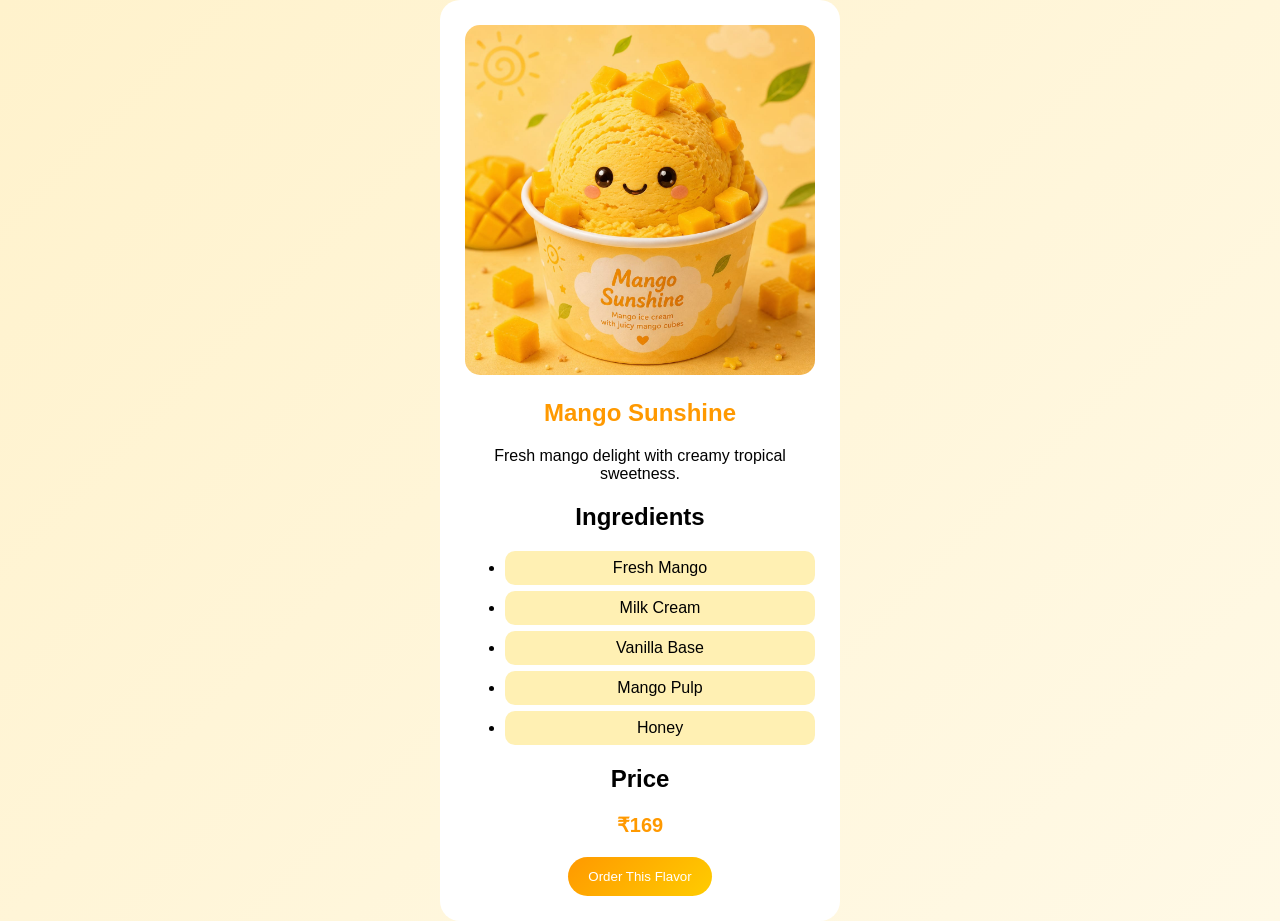
<file: mango_sunshine.html>
<!DOCTYPE html>
<html lang="en">
<head>
<meta charset="UTF-8">
<title>Mango Sunshine</title>

<style>
body {
  margin: 0;
  font-family: "Poppins", Arial, sans-serif;
  background: linear-gradient(135deg, #fff2cc, #fff9e6);
  display: flex;
  justify-content: center;
  align-items: center;
  min-height: 100vh;
}

.flavor-page {
  background: white;
  width: 350px;
  padding: 25px;
  border-radius: 20px;
  text-align: center;
}

.flavor-page img {
  width: 100%;
  border-radius: 15px;
}

h1 { color: #ff9900; }

ul li {
  background: #fff0b3;
  margin: 6px 0;
  padding: 8px;
  border-radius: 10px;
}

.price {
  font-size: 20px;
  font-weight: bold;
  color: #ff9900;
}

button {
  background: linear-gradient(135deg, #ff9900, #ffcc00);
  border: none;
  padding: 12px 20px;
  color: white;
  border-radius: 25px;
}
</style>

</head>

<body>

<section class="flavor-page">

<img src="images/flavour5.jpeg">

<h1>Mango Sunshine</h1>

<p>Fresh mango delight with creamy tropical sweetness.</p>

<h2>Ingredients</h2>
<ul>
<li>Fresh Mango</li>
<li>Milk Cream</li>
<li>Vanilla Base</li>
<li>Mango Pulp</li>
<li>Honey</li>
</ul>

<h2>Price</h2>
<p class="price">₹169</p>

<a href="order.html"><button>Order This Flavor</button></a>

</section>

</body>
</html>
</file>
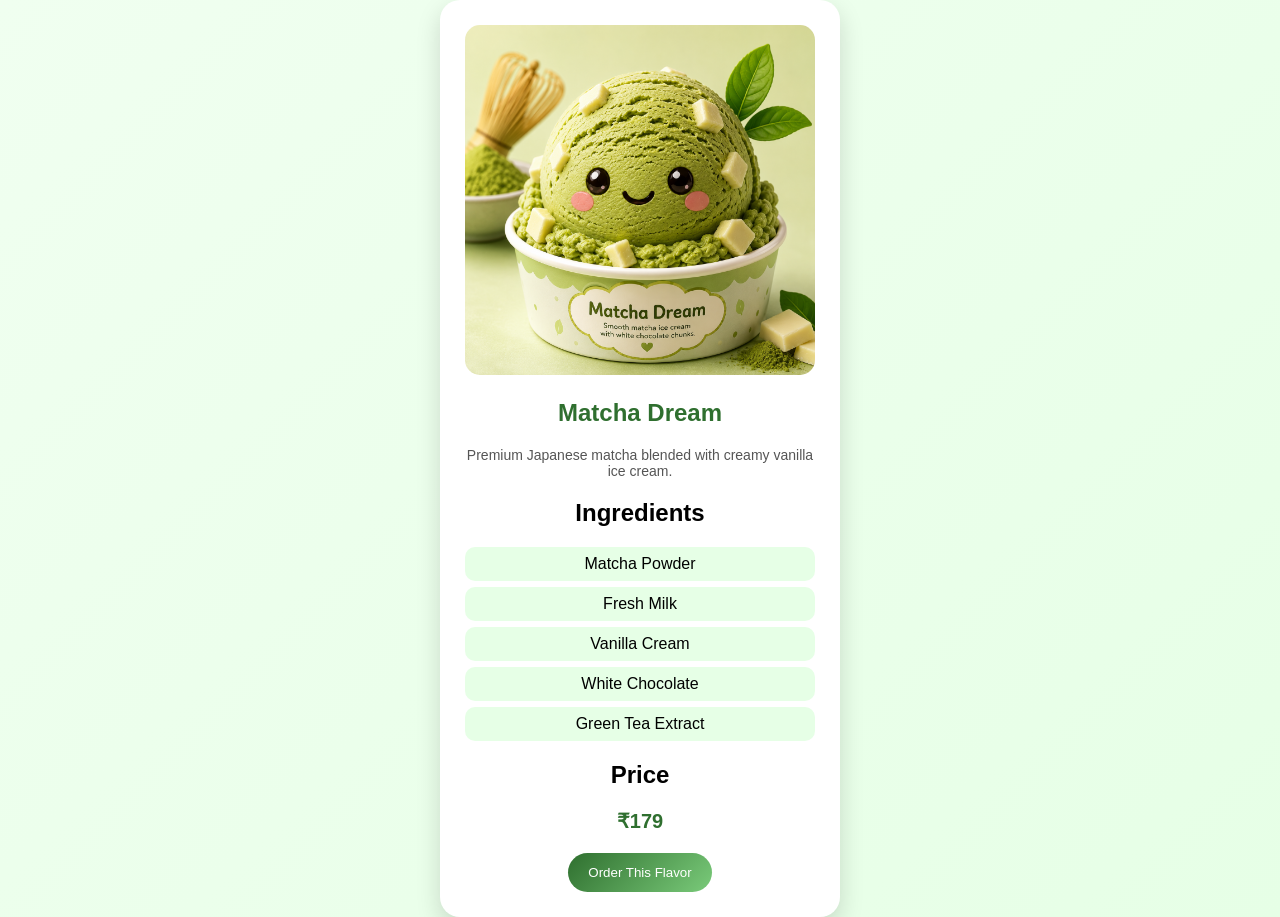
<file: matcha_dream.html>
<!DOCTYPE html>
<html lang="en">
<head>
<meta charset="UTF-8">
<title>Matcha Dream</title>

<style>
body {
  margin: 0;
  font-family: "Poppins", Arial, sans-serif;
  background: linear-gradient(135deg, #f0fff0, #e6ffe6);
  display: flex;
  justify-content: center;
  align-items: center;
  min-height: 100vh;
}

.flavor-page {
  background: white;
  width: 350px;
  padding: 25px;
  border-radius: 20px;
  box-shadow: 0 10px 25px rgba(0,0,0,0.15);
  text-align: center;
  transition: 0.3s;
}

.flavor-page:hover {
  transform: translateY(-8px);
}

.flavor-page img {
  width: 100%;
  border-radius: 15px;
}

h1 { color: #2f6f2f; }
p { font-size: 14px; color: #555; }

ul { list-style: none; padding: 0; }

ul li {
  background: #e6ffe6;
  margin: 6px 0;
  padding: 8px;
  border-radius: 10px;
}

.price {
  font-size: 20px;
  font-weight: bold;
  color: #2f6f2f;
}

button {
  background: linear-gradient(135deg, #2f6f2f, #7acb7a);
  border: none;
  padding: 12px 20px;
  color: white;
  border-radius: 25px;
  cursor: pointer;
}
</style>

</head>

<body>

<section class="flavor-page">

<img src="images/flavour2.png">

<h1>Matcha Dream</h1>

<p>Premium Japanese matcha blended with creamy vanilla ice cream.</p>

<h2>Ingredients</h2>
<ul>
<li>Matcha Powder</li>
<li>Fresh Milk</li>
<li>Vanilla Cream</li>
<li>White Chocolate</li>
<li>Green Tea Extract</li>
</ul>

<h2>Price</h2>
<p class="price">₹179</p>

<a href="order.html"><button>Order This Flavor</button></a>

</section>

</body>
</html>
</file>
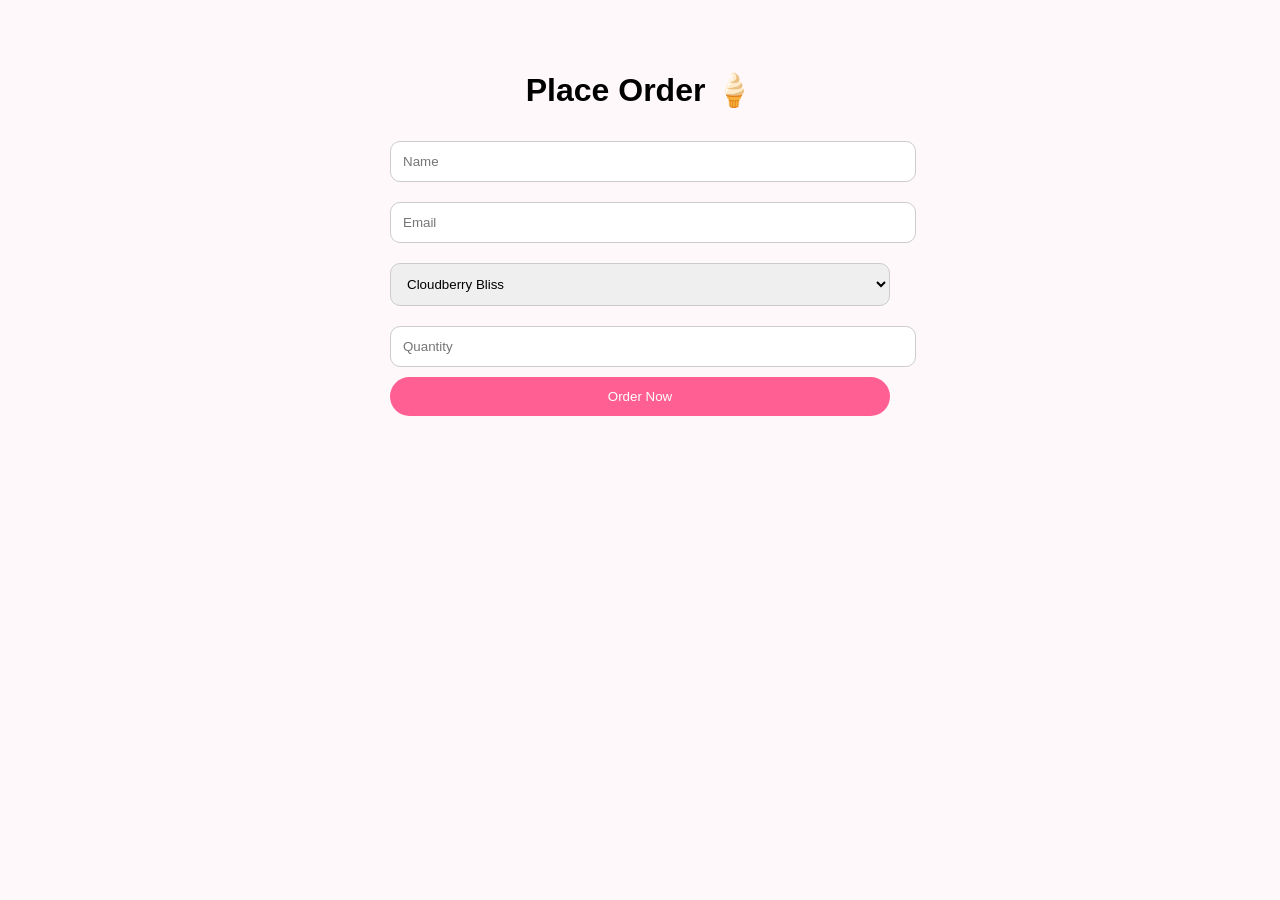
<file: order.html>
<!DOCTYPE html>
<html>
<head>
<title>Order</title>

<style>

body{
margin:0;
font-family:Arial;
background:#fff8fb;
}

.container{
padding:50px;
max-width:500px;
margin:auto;
text-align:center;
}

input,select{
width:100%;
padding:12px;
margin:10px 0;
border-radius:10px;
border:1px solid #ccc;
}

button{
background:#ff5f93;
color:white;
padding:12px;
border:none;
width:100%;
border-radius:20px;
cursor:pointer;
}

button:hover{
background:#ff2d7a;
}

</style>
</head>

<body>

<div class="container">

<h1>Place Order 🍦</h1>

<form onsubmit="event.preventDefault();alert('Order Placed!')">

<input placeholder="Name">
<input placeholder="Email">

<select>
<option>Cloudberry Bliss</option>
<option>Matcha Dream</option>
<option>Berry Galaxy</option>
<option>Choco Lava</option>
<option>Mango Sunshine</option>
<option>Cotton Candy Sky</option>
</select>

<input type="number" placeholder="Quantity">

<button type="submit">Order Now</button>

</form>

</div>

</body>
</html>
</file>
<file: style.css>
*{
margin:0;
padding:0;
box-sizing:border-box;
font-family:'Fredoka',sans-serif;
}

body{
background:#fff8fb;
color:#533636;
}

nav{
display:flex;
justify-content:space-between;
align-items:center;
padding:20px 8%;
background:white;
}

.logo{
font-size:32px;
font-weight:700;
color:#ff5f93;
}

nav ul{
display:flex;
list-style:none;
gap:35px;
}

nav a{
text-decoration:none;
color:#533636;
font-weight:500;
}

.order-btn{
background:#ff5f93;
color:white;
border:none;
padding:12px 24px;
border-radius:30px;
cursor:pointer;
}

.hero{
display:flex;
justify-content:space-between;
align-items:center;
padding:60px 8%;
background:#fdeef3;
border-radius:30px;
margin:30px;
}

.hero-text{
width:50%;
}

.hero-text h1{
font-size:60px;
line-height:1.2;
}

.hero-text span{
color:#ff5f93;
}

.hero-text p{
margin-top:20px;
font-size:18px;
line-height:1.8;
}

.explore-btn{
margin-top:25px;
padding:15px 30px;
border:none;
background:#ff5f93;
color:white;
border-radius:30px;
cursor:pointer;
font-size:16px;
}

.hero-image img{
width:500px;
}

.signature{
padding:70px 8%;
}

.signature h2{
text-align:center;
font-size:40px;
margin-bottom:40px;
}

.cards{
display:grid;
grid-template-columns:repeat(auto-fit,minmax(260px,1fr));
gap:25px;
}

.card{
background:white;
padding:25px;
border-radius:20px;
text-align:center;
box-shadow:0 8px 25px rgba(0,0,0,.08);
transition:.3s;
}

.card:hover{
transform:translateY(-8px);
}

.card img{
width:150px;
height:150px;
object-fit:cover;
}

.card h3{
margin-top:15px;
}

.card p{
margin:15px 0;
line-height:1.6;
}

.card button{
padding:10px 22px;
border:none;
background:#ff5f93;
color:white;
border-radius:25px;
cursor:pointer;
}

.features{
display:grid;
grid-template-columns:repeat(4,1fr);
padding:40px;
background:#fdeef3;
margin:50px;
border-radius:20px;
text-align:center;
}

.features div{
font-size:30px;
}

.features h3{
font-size:18px;
margin-top:10px;
}

footer{
text-align:center;
padding:50px;
background:white;
margin-top:50px;
}

footer h3{
font-size:32px;
color:#ff5f93;
}

@media(max-width:900px){

.hero{
flex-direction:column;
text-align:center;
}

.hero-text{
width:100%;
}

.hero-image img{
width:300px;
margin-top:30px;
}

.features{
grid-template-columns:repeat(2,1fr);
gap:20px;
}

nav{
flex-direction:column;
gap:20px;
}

nav ul{
flex-wrap:wrap;
justify-content:center;
}
}
</file>
